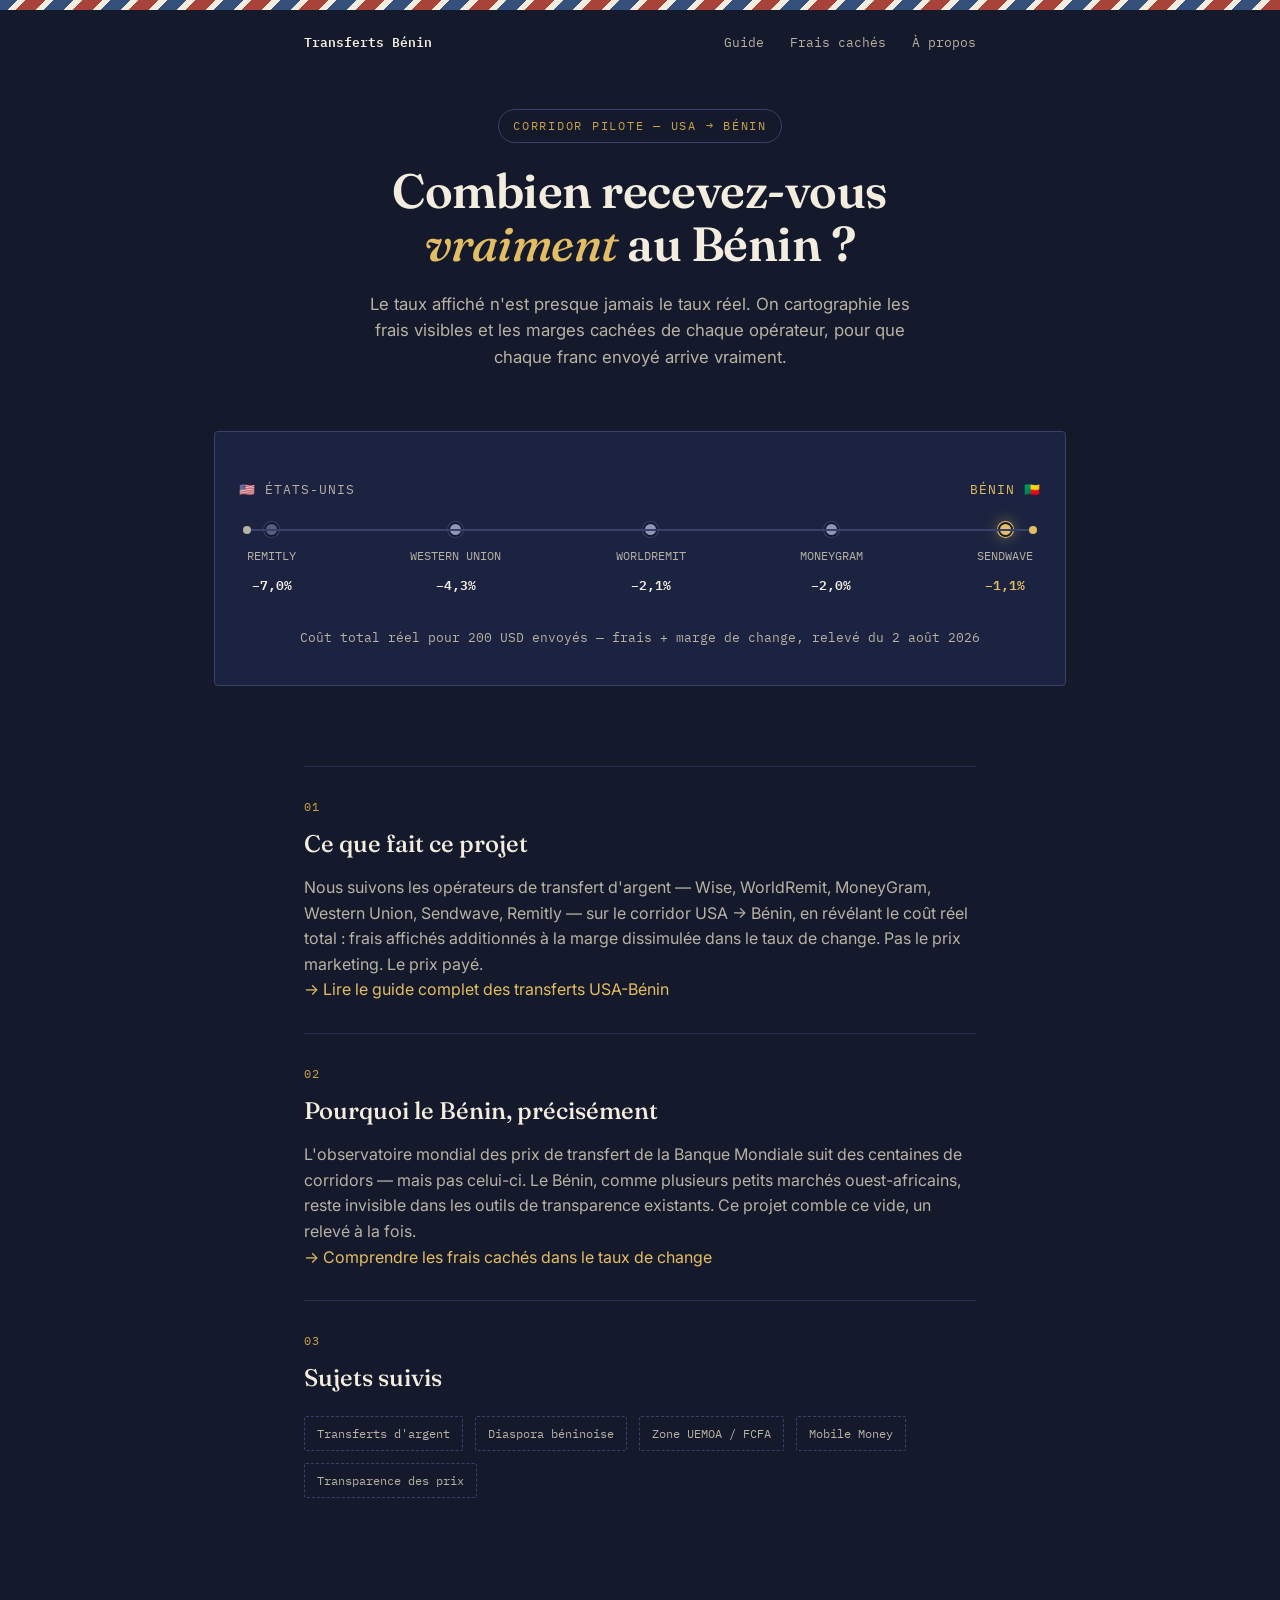
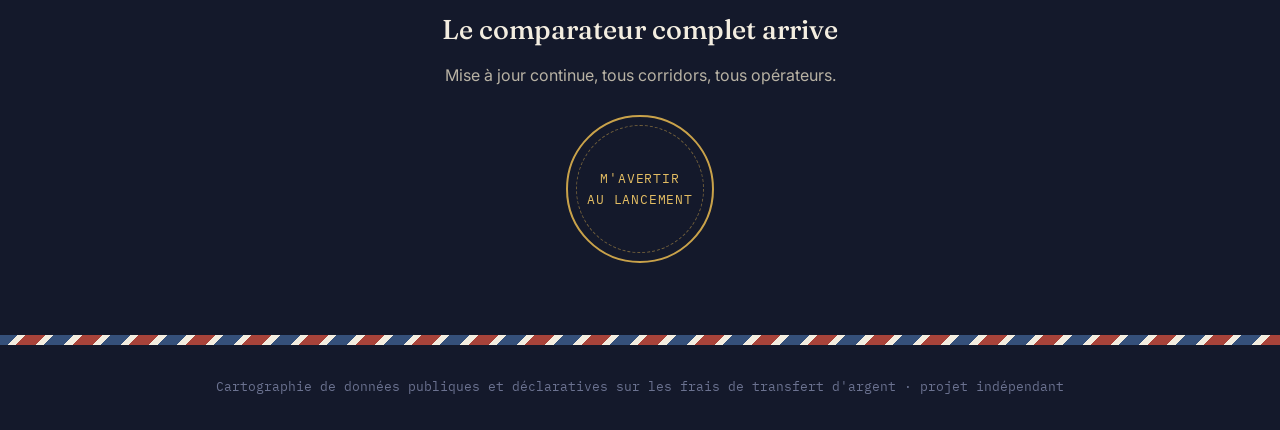
<file: index.html>
<!DOCTYPE html>
<html lang="fr">
<head>
<meta charset="UTF-8">
<meta name="viewport" content="width=device-width, initial-scale=1.0">
<title>Combien recevez-vous vraiment au Bénin ?</title>
<link rel="preconnect" href="https://fonts.googleapis.com">
<link rel="preconnect" href="https://fonts.gstatic.com" crossorigin>
<link href="https://fonts.googleapis.com/css2?family=Fraunces:opsz,wght@9..144,300;9..144,500;9..144,600;9..144,700&family=Inter:wght@400;500;600&family=IBM+Plex+Mono:wght@400;500;600&display=swap" rel="stylesheet">
<link rel="stylesheet" href="style.css">
<style>
  .corridor-section { max-width: 900px; margin: 0 auto; padding: 20px 24px 80px; }
  .corridor { position: relative; padding: 48px 24px 36px; background: var(--indigo-900); border: 1px solid var(--indigo-700); border-radius: 4px; }
  .corridor-labels { display: flex; justify-content: space-between; font-family: 'IBM Plex Mono', monospace; font-size: 0.8rem; letter-spacing: 0.08em; text-transform: uppercase; color: var(--cowrie-dim); margin-bottom: 28px; }
  .corridor-labels .dest { color: var(--gold-bright); }
  .route-line { position: relative; height: 2px; background: var(--indigo-700); margin: 0 8px; }
  .route-line::before, .route-line::after { content: ""; position: absolute; top: 50%; transform: translateY(-50%); width: 8px; height: 8px; border-radius: 50%; background: var(--cowrie-dim); }
  .route-line::before { left: -4px; }
  .route-line::after { right: -4px; background: var(--gold-bright); }
  .waypoints { display: flex; justify-content: space-between; padding: 0 8px; margin-top: -9px; }
  .waypoint { display: flex; flex-direction: column; align-items: center; gap: 10px; animation: rise 0.6s ease backwards; }
  .waypoint:nth-child(1) { animation-delay: 0.05s; } .waypoint:nth-child(2) { animation-delay: 0.15s; }
  .waypoint:nth-child(3) { animation-delay: 0.25s; } .waypoint:nth-child(4) { animation-delay: 0.35s; } .waypoint:nth-child(5) { animation-delay: 0.45s; }
  @keyframes rise { from { opacity: 0; transform: translateY(10px); } to { opacity: 1; transform: translateY(0); } }
  .dot { width: 15px; height: 15px; border-radius: 50%; border: 2px solid var(--indigo-950); box-shadow: 0 0 0 1px var(--indigo-700); transition: transform 0.2s ease; }
  .waypoint:hover .dot { transform: scale(1.3); }
  .dot.best { background: var(--gold-bright); box-shadow: 0 0 0 1px var(--gold-bright), 0 0 14px 1px #e3bd6377; }
  .dot.mid { background: #8f97b8; }
  .dot.low { background: #565f81; }
  .waypoint .op-name { font-family: 'IBM Plex Mono', monospace; font-size: 0.72rem; color: var(--cowrie-dim); text-align: center; }
  .waypoint .op-cost { font-family: 'IBM Plex Mono', monospace; font-size: 0.82rem; font-weight: 600; color: var(--cowrie); }
  .waypoint.is-best .op-cost { color: var(--gold-bright); }
  .corridor-caption { text-align: center; font-size: 0.8rem; color: var(--cowrie-dim); margin-top: 32px; font-family: 'IBM Plex Mono', monospace; }
  @media (max-width: 600px) { .corridor { padding: 36px 14px 28px; } .op-name { display: none; } .waypoint .op-cost { font-size: 0.7rem; } }
</style>
</head>
<body>

<div class="airmail-stripe"></div>

<nav class="sitenav">
  <span class="brand">Transferts Bénin</span>
  <span class="links">
    <a href="guide.html">Guide</a>
    <a href="frais-caches.html">Frais cachés</a>
    <a href="a-propos.html">À propos</a>
  </span>
</nav>

<header>
  <span class="eyebrow">Corridor pilote — USA → Bénin</span>
  <h1>Combien recevez-vous <em>vraiment</em> au Bénin ?</h1>
  <p class="lead">
    Le taux affiché n'est presque jamais le taux réel. On cartographie les frais visibles
    et les marges cachées de chaque opérateur, pour que chaque franc envoyé arrive vraiment.
  </p>
</header>

<section class="corridor-section">
  <div class="corridor">
    <div class="corridor-labels">
      <span>🇺🇸 États-Unis</span>
      <span class="dest">Bénin 🇧🇯</span>
    </div>
    <div class="route-line"></div>
    <div class="waypoints">
      <div class="waypoint"><div class="dot low"></div><div class="op-name">REMITLY</div><div class="op-cost">−7,0%</div></div>
      <div class="waypoint"><div class="dot mid"></div><div class="op-name">WESTERN UNION</div><div class="op-cost">−4,3%</div></div>
      <div class="waypoint"><div class="dot mid"></div><div class="op-name">WORLDREMIT</div><div class="op-cost">−2,1%</div></div>
      <div class="waypoint"><div class="dot mid"></div><div class="op-name">MONEYGRAM</div><div class="op-cost">−2,0%</div></div>
      <div class="waypoint is-best"><div class="dot best"></div><div class="op-name">SENDWAVE</div><div class="op-cost">−1,1%</div></div>
    </div>
    <p class="corridor-caption">Coût total réel pour 200 USD envoyés — frais + marge de change, relevé du 2 août 2026</p>
  </div>
</section>

<div class="wrap">
  <div class="card">
    <div class="num">01</div>
    <h2>Ce que fait ce projet</h2>
    <p>
      Nous suivons les opérateurs de transfert d'argent — Wise, WorldRemit, MoneyGram,
      Western Union, Sendwave, Remitly — sur le corridor USA → Bénin, en révélant le coût
      réel total : frais affichés additionnés à la marge dissimulée dans le taux de change.
      Pas le prix marketing. Le prix payé.
    </p>
    <p><a href="guide.html">→ Lire le guide complet des transferts USA-Bénin</a></p>
  </div>

  <div class="card">
    <div class="num">02</div>
    <h2>Pourquoi le Bénin, précisément</h2>
    <p>
      L'observatoire mondial des prix de transfert de la Banque Mondiale suit des centaines
      de corridors — mais pas celui-ci. Le Bénin, comme plusieurs petits marchés ouest-africains,
      reste invisible dans les outils de transparence existants. Ce projet comble ce vide,
      un relevé à la fois.
    </p>
    <p><a href="frais-caches.html">→ Comprendre les frais cachés dans le taux de change</a></p>
  </div>

  <div class="card">
    <div class="num">03</div>
    <h2>Sujets suivis</h2>
    <div class="stamps">
      <span class="stamp">Transferts d'argent</span>
      <span class="stamp">Diaspora béninoise</span>
      <span class="stamp">Zone UEMOA / FCFA</span>
      <span class="stamp">Mobile Money</span>
      <span class="stamp">Transparence des prix</span>
    </div>
  </div>
</div>

<div class="cta-block">
  <h2>Le comparateur complet arrive</h2>
  <p>Mise à jour continue, tous corridors, tous opérateurs.</p>
  <a href="#" class="seal">M'avertir<br>au lancement</a>
</div>

<div class="airmail-stripe"></div>
<footer>Cartographie de données publiques et déclaratives sur les frais de transfert d'argent · projet indépendant</footer>

</body>
</html>
</file>
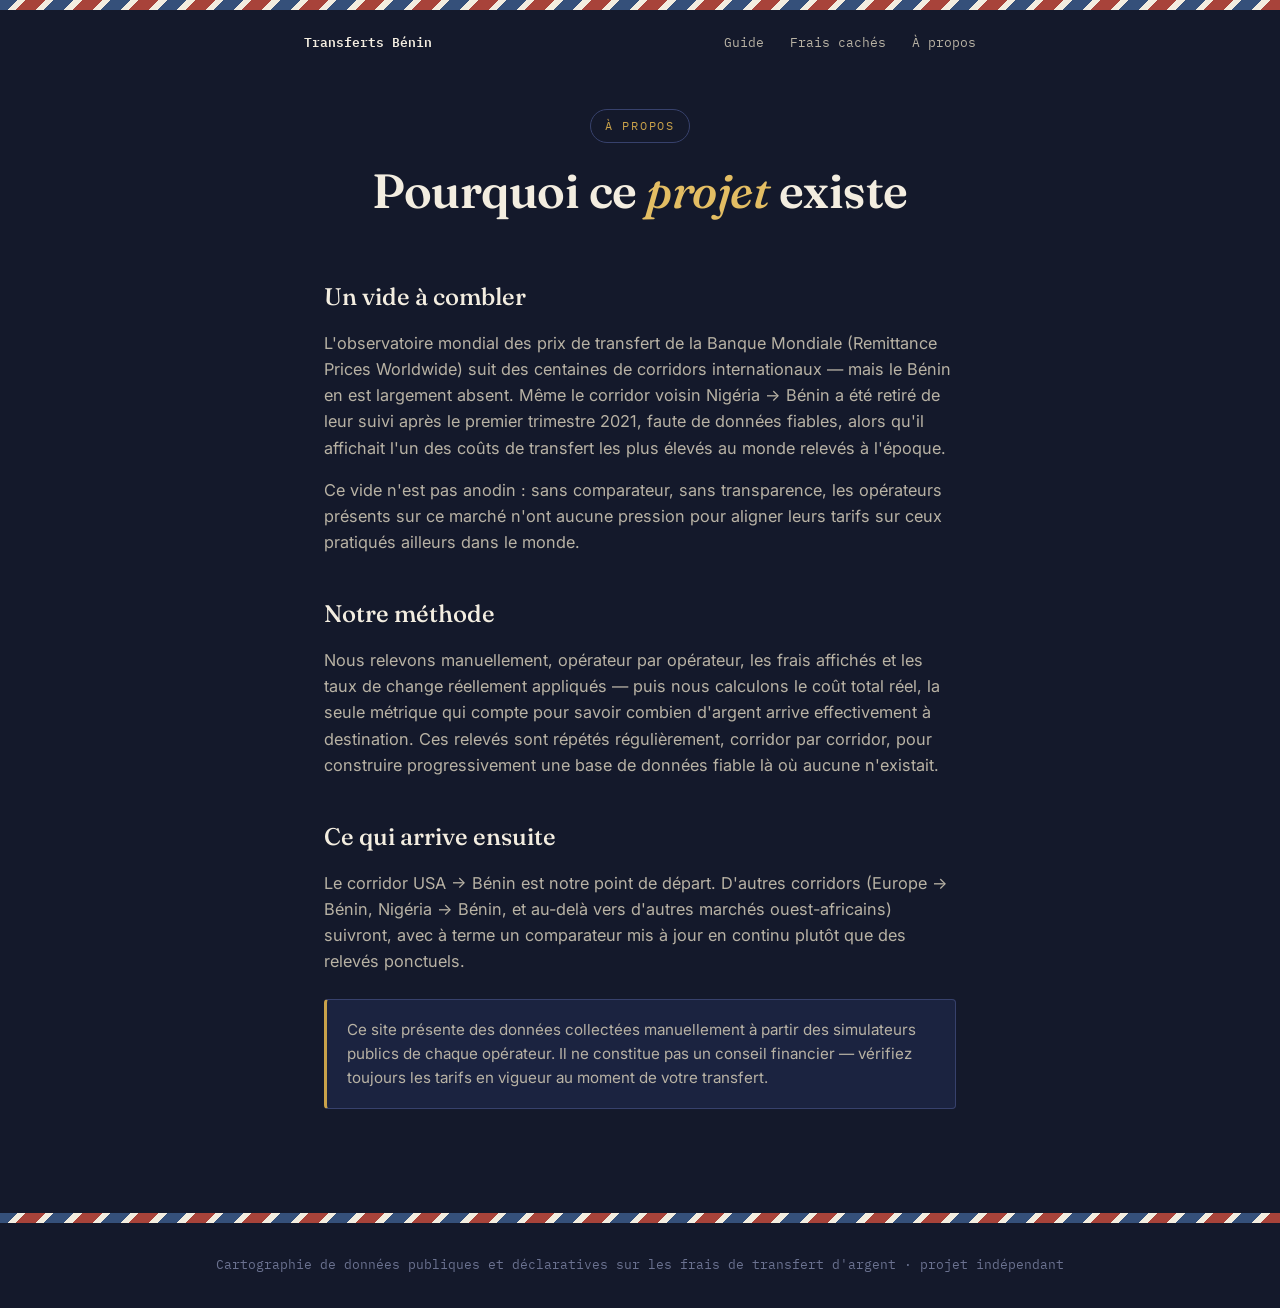
<file: a-propos.html>
<!DOCTYPE html>
<html lang="fr">
<head>
<meta charset="UTF-8">
<meta name="viewport" content="width=device-width, initial-scale=1.0">
<title>À propos — Transferts Bénin</title>
<link rel="preconnect" href="https://fonts.googleapis.com">
<link rel="preconnect" href="https://fonts.gstatic.com" crossorigin>
<link href="https://fonts.googleapis.com/css2?family=Fraunces:opsz,wght@9..144,300;9..144,500;9..144,600;9..144,700&family=Inter:wght@400;500;600&family=IBM+Plex+Mono:wght@400;500;600&display=swap" rel="stylesheet">
<link rel="stylesheet" href="style.css">
</head>
<body>

<div class="airmail-stripe"></div>

<nav class="sitenav">
  <a href="index.html" class="brand" style="color:var(--cowrie); text-decoration:none;">Transferts Bénin</a>
  <span class="links">
    <a href="guide.html">Guide</a>
    <a href="frais-caches.html">Frais cachés</a>
    <a href="a-propos.html">À propos</a>
  </span>
</nav>

<header>
  <span class="eyebrow">À propos</span>
  <h1>Pourquoi ce <em>projet</em> existe</h1>
</header>

<div class="article">

  <h2>Un vide à combler</h2>
  <p>
    L'observatoire mondial des prix de transfert de la Banque Mondiale (Remittance Prices
    Worldwide) suit des centaines de corridors internationaux — mais le Bénin en est largement
    absent. Même le corridor voisin Nigéria → Bénin a été retiré de leur suivi après le premier
    trimestre 2021, faute de données fiables, alors qu'il affichait l'un des coûts de transfert
    les plus élevés au monde relevés à l'époque.
  </p>
  <p>
    Ce vide n'est pas anodin : sans comparateur, sans transparence, les opérateurs présents sur
    ce marché n'ont aucune pression pour aligner leurs tarifs sur ceux pratiqués ailleurs dans
    le monde.
  </p>

  <h2>Notre méthode</h2>
  <p>
    Nous relevons manuellement, opérateur par opérateur, les frais affichés et les taux de
    change réellement appliqués — puis nous calculons le coût total réel, la seule métrique qui
    compte pour savoir combien d'argent arrive effectivement à destination. Ces relevés sont
    répétés régulièrement, corridor par corridor, pour construire progressivement une base de
    données fiable là où aucune n'existait.
  </p>

  <h2>Ce qui arrive ensuite</h2>
  <p>
    Le corridor USA → Bénin est notre point de départ. D'autres corridors (Europe → Bénin,
    Nigéria → Bénin, et au-delà vers d'autres marchés ouest-africains) suivront, avec à terme
    un comparateur mis à jour en continu plutôt que des relevés ponctuels.
  </p>

  <div class="callout">
    Ce site présente des données collectées manuellement à partir des simulateurs publics de
    chaque opérateur. Il ne constitue pas un conseil financier — vérifiez toujours les tarifs
    en vigueur au moment de votre transfert.
  </div>

</div>

<div class="airmail-stripe"></div>
<footer>Cartographie de données publiques et déclaratives sur les frais de transfert d'argent · projet indépendant</footer>

</body>
</html>
</file>
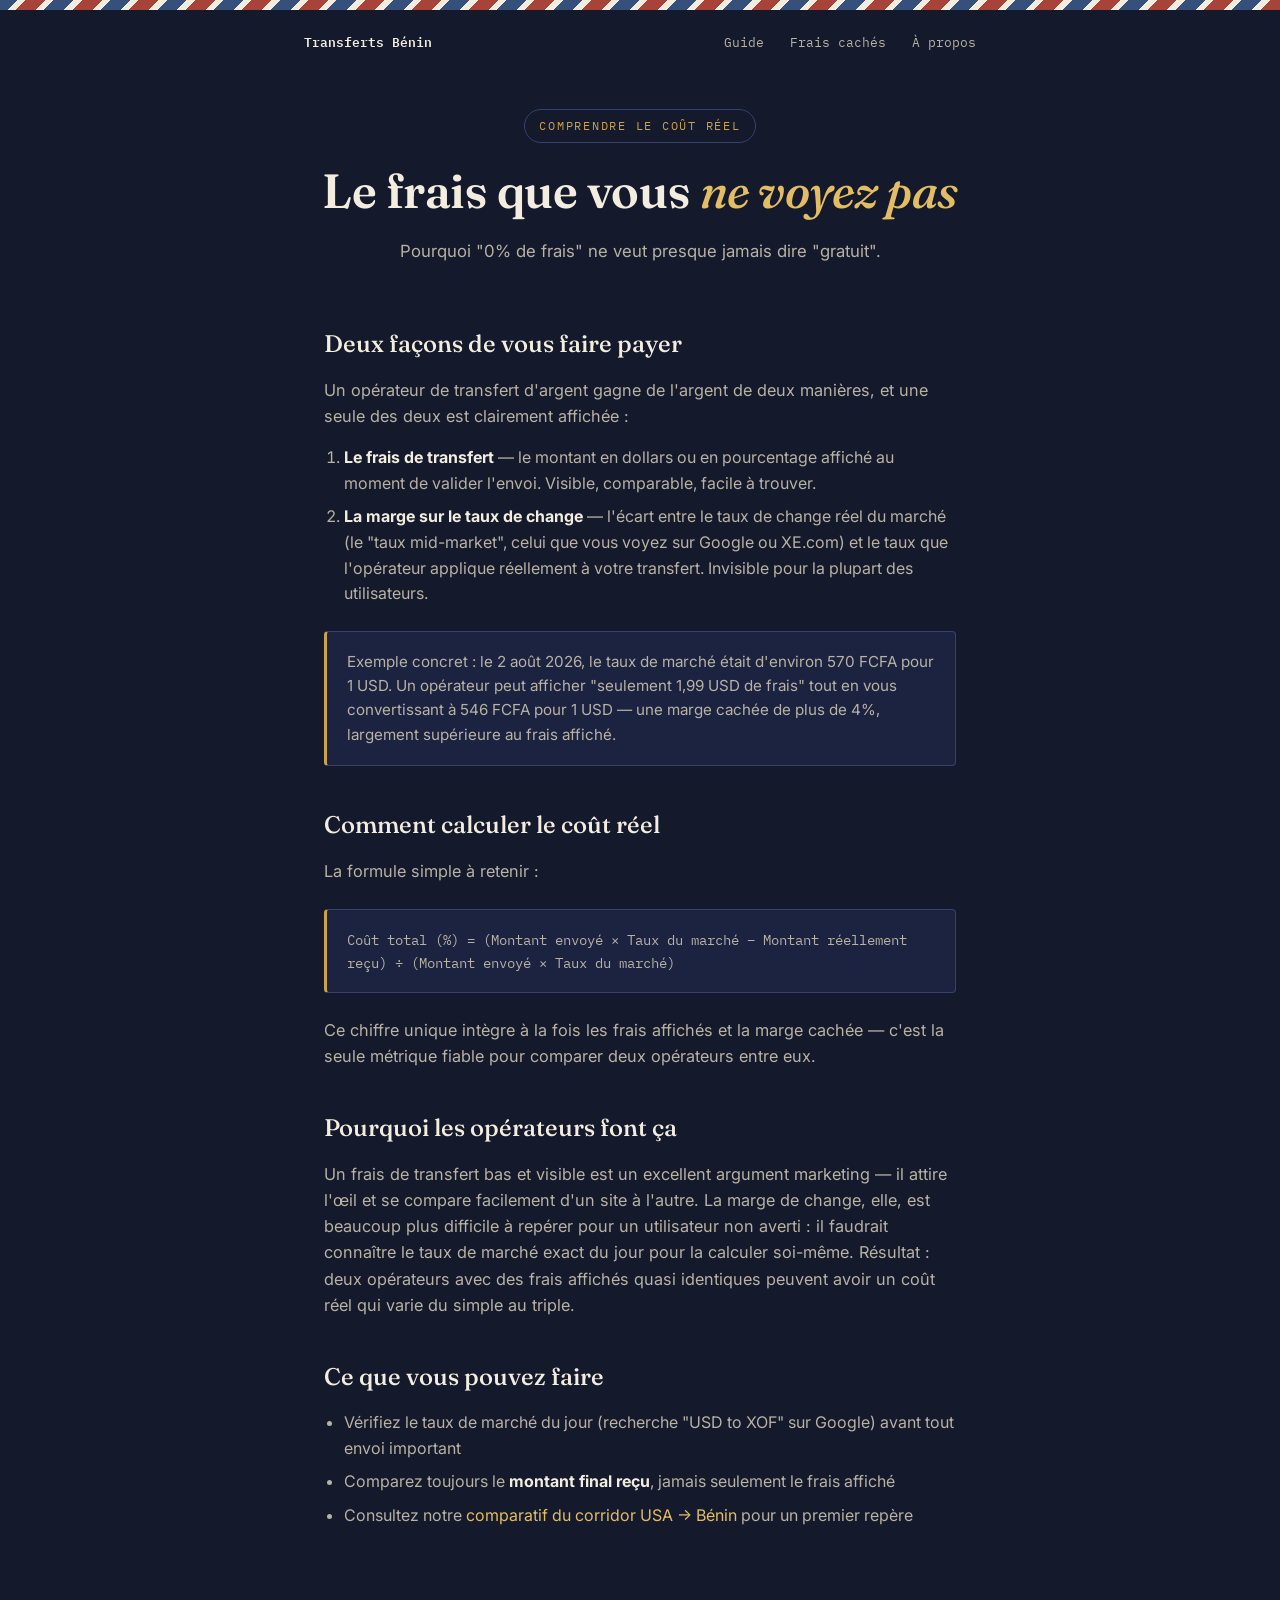
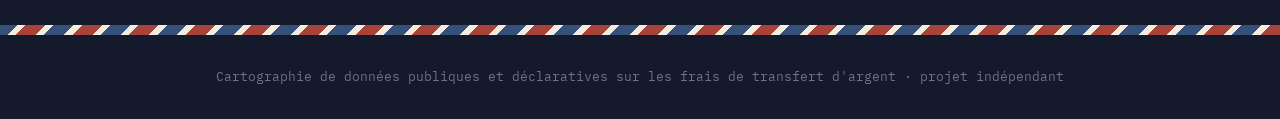
<file: frais-caches.html>
<!DOCTYPE html>
<html lang="fr">
<head>
<meta charset="UTF-8">
<meta name="viewport" content="width=device-width, initial-scale=1.0">
<title>Frais cachés : le vrai coût d'un transfert d'argent</title>
<link rel="preconnect" href="https://fonts.googleapis.com">
<link rel="preconnect" href="https://fonts.gstatic.com" crossorigin>
<link href="https://fonts.googleapis.com/css2?family=Fraunces:opsz,wght@9..144,300;9..144,500;9..144,600;9..144,700&family=Inter:wght@400;500;600&family=IBM+Plex+Mono:wght@400;500;600&display=swap" rel="stylesheet">
<link rel="stylesheet" href="style.css">
</head>
<body>

<div class="airmail-stripe"></div>

<nav class="sitenav">
  <a href="index.html" class="brand" style="color:var(--cowrie); text-decoration:none;">Transferts Bénin</a>
  <span class="links">
    <a href="guide.html">Guide</a>
    <a href="frais-caches.html">Frais cachés</a>
    <a href="a-propos.html">À propos</a>
  </span>
</nav>

<header>
  <span class="eyebrow">Comprendre le coût réel</span>
  <h1>Le frais que vous <em>ne voyez pas</em></h1>
  <p class="lead">Pourquoi "0% de frais" ne veut presque jamais dire "gratuit".</p>
</header>

<div class="article">

  <h2>Deux façons de vous faire payer</h2>
  <p>
    Un opérateur de transfert d'argent gagne de l'argent de deux manières, et une seule des
    deux est clairement affichée :
  </p>
  <ol>
    <li><strong>Le frais de transfert</strong> — le montant en dollars ou en pourcentage affiché
    au moment de valider l'envoi. Visible, comparable, facile à trouver.</li>
    <li><strong>La marge sur le taux de change</strong> — l'écart entre le taux de change réel
    du marché (le "taux mid-market", celui que vous voyez sur Google ou XE.com) et le taux que
    l'opérateur applique réellement à votre transfert. Invisible pour la plupart des utilisateurs.</li>
  </ol>

  <div class="callout">
    Exemple concret : le 2 août 2026, le taux de marché était d'environ 570 FCFA pour 1 USD.
    Un opérateur peut afficher "seulement 1,99 USD de frais" tout en vous convertissant à
    546 FCFA pour 1 USD — une marge cachée de plus de 4%, largement supérieure au frais affiché.
  </div>

  <h2>Comment calculer le coût réel</h2>
  <p>La formule simple à retenir :</p>
  <div class="callout" style="font-family:'IBM Plex Mono', monospace; font-size: 0.9rem;">
    Coût total (%) = (Montant envoyé × Taux du marché − Montant réellement reçu) ÷ (Montant envoyé × Taux du marché)
  </div>
  <p>
    Ce chiffre unique intègre à la fois les frais affichés et la marge cachée — c'est la seule
    métrique fiable pour comparer deux opérateurs entre eux.
  </p>

  <h2>Pourquoi les opérateurs font ça</h2>
  <p>
    Un frais de transfert bas et visible est un excellent argument marketing — il attire l'œil
    et se compare facilement d'un site à l'autre. La marge de change, elle, est beaucoup plus
    difficile à repérer pour un utilisateur non averti : il faudrait connaître le taux de marché
    exact du jour pour la calculer soi-même. Résultat : deux opérateurs avec des frais affichés
    quasi identiques peuvent avoir un coût réel qui varie du simple au triple.
  </p>

  <h2>Ce que vous pouvez faire</h2>
  <ul>
    <li>Vérifiez le taux de marché du jour (recherche "USD to XOF" sur Google) avant tout envoi important</li>
    <li>Comparez toujours le <strong>montant final reçu</strong>, jamais seulement le frais affiché</li>
    <li>Consultez notre <a href="guide.html">comparatif du corridor USA → Bénin</a> pour un premier repère</li>
  </ul>

</div>

<div class="airmail-stripe"></div>
<footer>Cartographie de données publiques et déclaratives sur les frais de transfert d'argent · projet indépendant</footer>

</body>
</html>
</file>
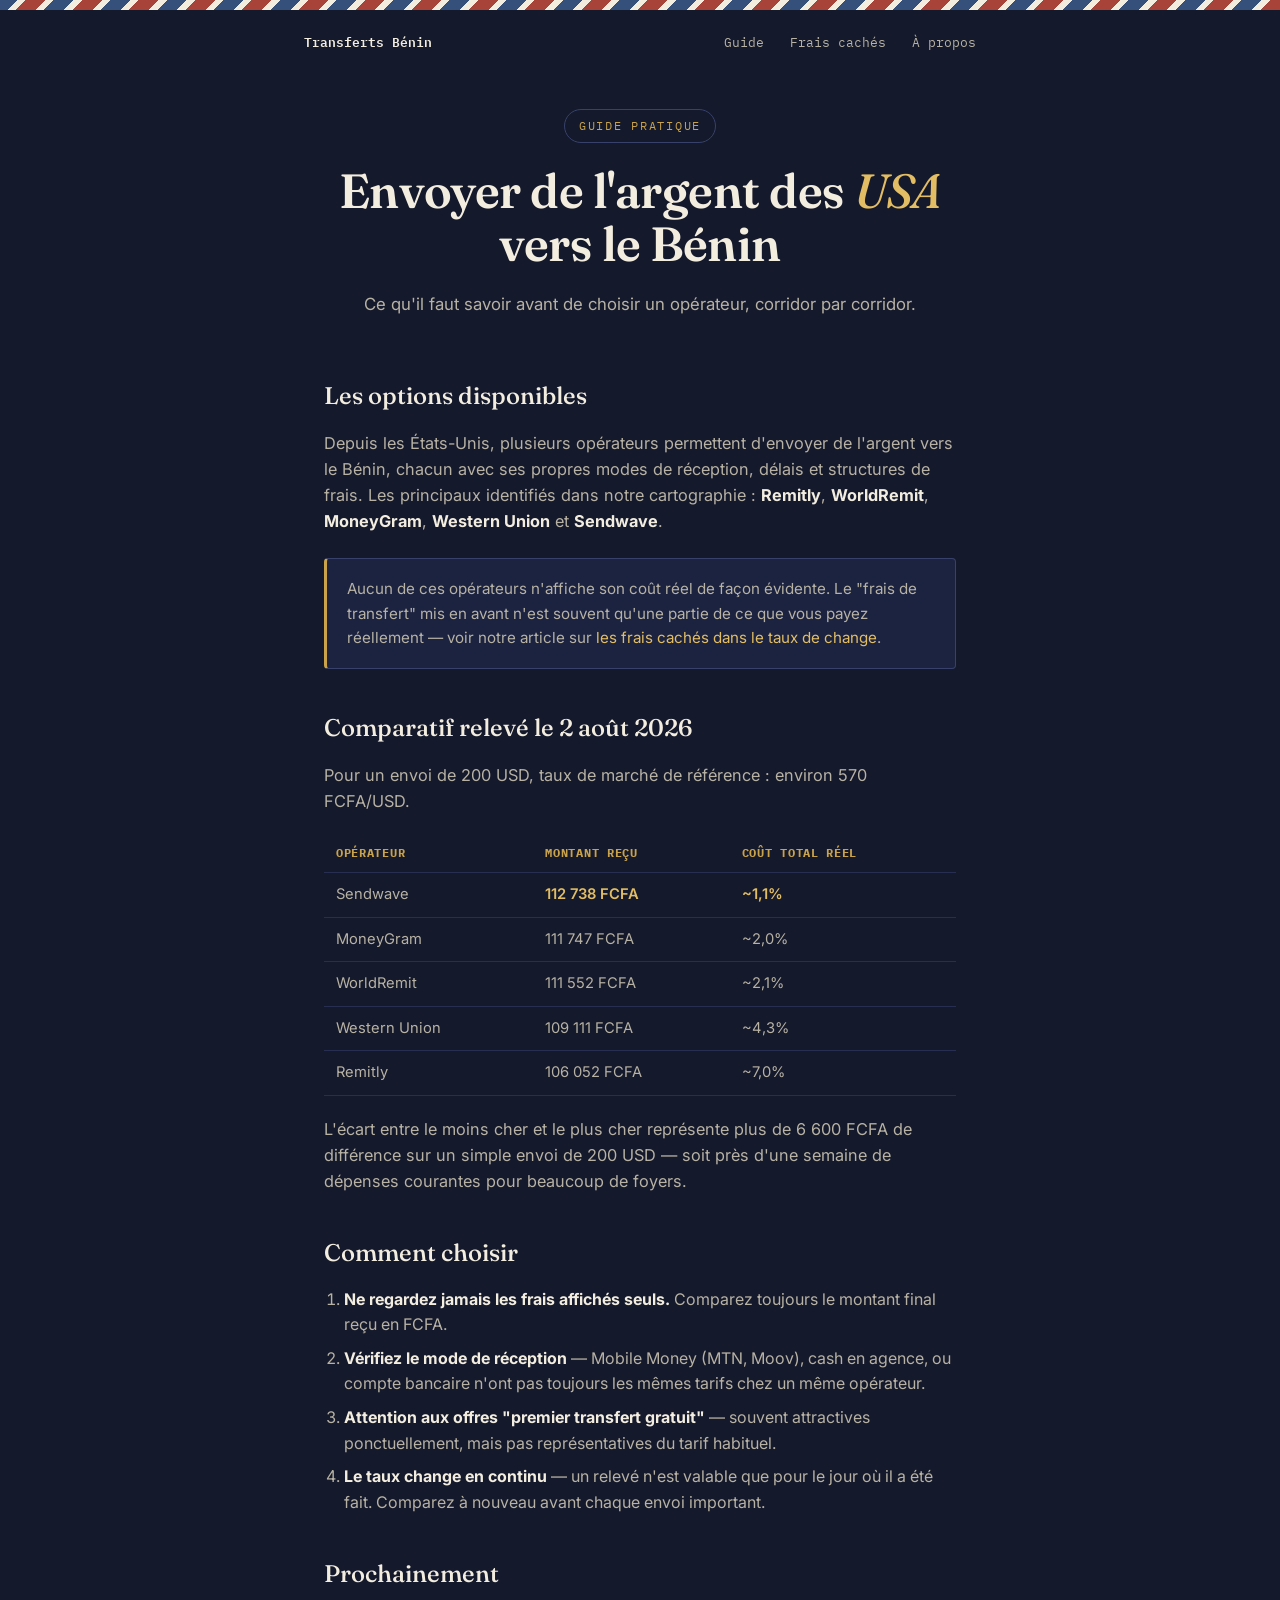
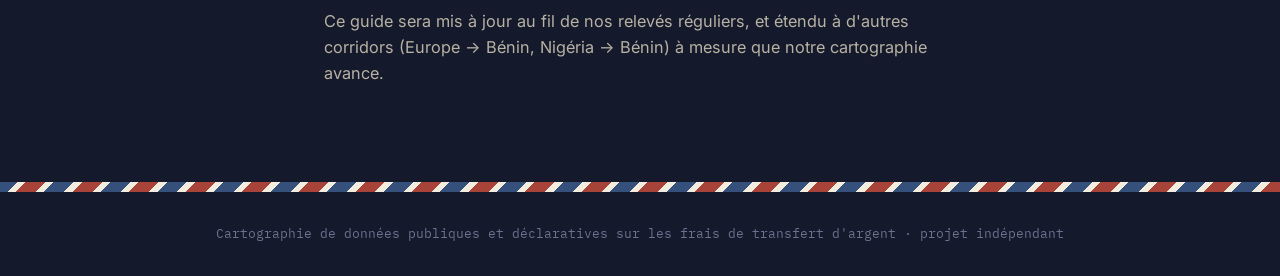
<file: guide.html>
<!DOCTYPE html>
<html lang="fr">
<head>
<meta charset="UTF-8">
<meta name="viewport" content="width=device-width, initial-scale=1.0">
<title>Guide : envoyer de l'argent des USA vers le Bénin</title>
<link rel="preconnect" href="https://fonts.googleapis.com">
<link rel="preconnect" href="https://fonts.gstatic.com" crossorigin>
<link href="https://fonts.googleapis.com/css2?family=Fraunces:opsz,wght@9..144,300;9..144,500;9..144,600;9..144,700&family=Inter:wght@400;500;600&family=IBM+Plex+Mono:wght@400;500;600&display=swap" rel="stylesheet">
<link rel="stylesheet" href="style.css">
</head>
<body>

<div class="airmail-stripe"></div>

<nav class="sitenav">
  <a href="index.html" class="brand" style="color:var(--cowrie); text-decoration:none;">Transferts Bénin</a>
  <span class="links">
    <a href="guide.html">Guide</a>
    <a href="frais-caches.html">Frais cachés</a>
    <a href="a-propos.html">À propos</a>
  </span>
</nav>

<header>
  <span class="eyebrow">Guide pratique</span>
  <h1>Envoyer de l'argent des <em>USA</em> vers le Bénin</h1>
  <p class="lead">Ce qu'il faut savoir avant de choisir un opérateur, corridor par corridor.</p>
</header>

<div class="article">

  <h2>Les options disponibles</h2>
  <p>
    Depuis les États-Unis, plusieurs opérateurs permettent d'envoyer de l'argent vers le Bénin,
    chacun avec ses propres modes de réception, délais et structures de frais. Les principaux
    identifiés dans notre cartographie : <strong>Remitly</strong>, <strong>WorldRemit</strong>,
    <strong>MoneyGram</strong>, <strong>Western Union</strong> et <strong>Sendwave</strong>.
  </p>

  <div class="callout">
    Aucun de ces opérateurs n'affiche son coût réel de façon évidente. Le "frais de transfert"
    mis en avant n'est souvent qu'une partie de ce que vous payez réellement — voir notre article
    sur <a href="frais-caches.html">les frais cachés dans le taux de change</a>.
  </div>

  <h2>Comparatif relevé le 2 août 2026</h2>
  <p>Pour un envoi de 200 USD, taux de marché de référence : environ 570 FCFA/USD.</p>

  <table>
    <tr><th>Opérateur</th><th>Montant reçu</th><th>Coût total réel</th></tr>
    <tr><td>Sendwave</td><td class="best">112 738 FCFA</td><td class="best">~1,1%</td></tr>
    <tr><td>MoneyGram</td><td>111 747 FCFA</td><td>~2,0%</td></tr>
    <tr><td>WorldRemit</td><td>111 552 FCFA</td><td>~2,1%</td></tr>
    <tr><td>Western Union</td><td>109 111 FCFA</td><td>~4,3%</td></tr>
    <tr><td>Remitly</td><td>106 052 FCFA</td><td>~7,0%</td></tr>
  </table>

  <p>
    L'écart entre le moins cher et le plus cher représente plus de 6 600 FCFA de différence
    sur un simple envoi de 200 USD — soit près d'une semaine de dépenses courantes pour
    beaucoup de foyers.
  </p>

  <h2>Comment choisir</h2>
  <ol>
    <li><strong>Ne regardez jamais les frais affichés seuls.</strong> Comparez toujours le montant final reçu en FCFA.</li>
    <li><strong>Vérifiez le mode de réception</strong> — Mobile Money (MTN, Moov), cash en agence, ou compte bancaire n'ont pas toujours les mêmes tarifs chez un même opérateur.</li>
    <li><strong>Attention aux offres "premier transfert gratuit"</strong> — souvent attractives ponctuellement, mais pas représentatives du tarif habituel.</li>
    <li><strong>Le taux change en continu</strong> — un relevé n'est valable que pour le jour où il a été fait. Comparez à nouveau avant chaque envoi important.</li>
  </ol>

  <h2>Prochainement</h2>
  <p>
    Ce guide sera mis à jour au fil de nos relevés réguliers, et étendu à d'autres corridors
    (Europe → Bénin, Nigéria → Bénin) à mesure que notre cartographie avance.
  </p>

</div>

<div class="airmail-stripe"></div>
<footer>Cartographie de données publiques et déclaratives sur les frais de transfert d'argent · projet indépendant</footer>

</body>
</html>
</file>
<file: style.css>
:root {
  --indigo-950: #14192b;
  --indigo-900: #1b2340;
  --indigo-800: #262f52;
  --indigo-700: #37416c;
  --gold: #c9a24a;
  --gold-bright: #e3bd63;
  --cowrie: #f3ede0;
  --cowrie-dim: #b8b2a4;
  --stripe-red: #a8433a;
  --stripe-blue: #35507a;
}

* { box-sizing: border-box; margin: 0; padding: 0; }

@media (prefers-reduced-motion: reduce) {
  *, *::before, *::after { animation-duration: 0.01ms !important; transition-duration: 0.01ms !important; }
}

html { scroll-behavior: smooth; }

body {
  font-family: 'Inter', system-ui, sans-serif;
  background: var(--indigo-950);
  color: var(--cowrie);
  line-height: 1.6;
  -webkit-font-smoothing: antialiased;
}

.airmail-stripe {
  height: 10px;
  width: 100%;
  background: repeating-linear-gradient(
    -45deg,
    var(--stripe-red) 0px, var(--stripe-red) 14px,
    var(--cowrie) 14px, var(--cowrie) 20px,
    var(--stripe-blue) 20px, var(--stripe-blue) 34px,
    var(--cowrie) 34px, var(--cowrie) 40px
  );
}

a { color: var(--gold-bright); text-decoration: none; }
a:hover { text-decoration: underline; }

/* ---------- Navigation ---------- */
nav.sitenav {
  max-width: 720px;
  margin: 0 auto;
  padding: 22px 24px 0;
  display: flex;
  justify-content: space-between;
  align-items: center;
  font-family: 'IBM Plex Mono', monospace;
  font-size: 0.82rem;
}
nav.sitenav .brand { color: var(--cowrie); font-weight: 600; }
nav.sitenav .links a {
  color: var(--cowrie-dim);
  margin-left: 18px;
}
nav.sitenav .links a:hover { color: var(--gold-bright); }

/* ---------- En-tête générique ---------- */
header {
  padding: 56px 24px 40px;
  text-align: center;
  max-width: 720px;
  margin: 0 auto;
}

.eyebrow {
  font-family: 'IBM Plex Mono', monospace;
  font-size: 0.78rem;
  letter-spacing: 0.14em;
  text-transform: uppercase;
  color: var(--gold);
  margin-bottom: 22px;
  display: inline-block;
  border: 1px solid var(--indigo-700);
  padding: 6px 14px;
  border-radius: 999px;
}

h1 {
  font-family: 'Fraunces', serif;
  font-optical-sizing: auto;
  font-weight: 600;
  font-size: clamp(2rem, 5.5vw, 3rem);
  line-height: 1.1;
  color: var(--cowrie);
  letter-spacing: -0.01em;
}

h1 em { font-style: italic; font-weight: 500; color: var(--gold-bright); }

header p.lead {
  margin-top: 20px;
  color: var(--cowrie-dim);
  font-size: 1.05rem;
  max-width: 560px;
  margin-left: auto;
  margin-right: auto;
}

/* ---------- Contenu article ---------- */
.article {
  max-width: 680px;
  margin: 0 auto;
  padding: 20px 24px 80px;
}

.article h2 {
  font-family: 'Fraunces', serif;
  font-weight: 500;
  font-size: 1.5rem;
  margin: 40px 0 14px;
  color: var(--cowrie);
}

.article h2:first-child { margin-top: 0; }

.article p {
  color: var(--cowrie-dim);
  font-size: 1.02rem;
  margin-bottom: 16px;
}

.article strong { color: var(--cowrie); }

.article table {
  width: 100%;
  border-collapse: collapse;
  margin: 20px 0;
  font-size: 0.92rem;
}
.article th, .article td {
  text-align: left;
  padding: 10px 12px;
  border-bottom: 1px solid var(--indigo-800);
}
.article th {
  font-family: 'IBM Plex Mono', monospace;
  font-size: 0.72rem;
  text-transform: uppercase;
  letter-spacing: 0.06em;
  color: var(--gold);
}
.article td { color: var(--cowrie-dim); }
.article td.best { color: var(--gold-bright); font-weight: 600; }

.callout {
  background: var(--indigo-900);
  border: 1px solid var(--indigo-700);
  border-left: 3px solid var(--gold);
  border-radius: 4px;
  padding: 18px 20px;
  margin: 24px 0;
  font-size: 0.95rem;
  color: var(--cowrie-dim);
}

.article ol, .article ul {
  color: var(--cowrie-dim);
  margin: 0 0 16px 20px;
}
.article li { margin-bottom: 8px; }

/* ---------- Cartes (page d'accueil) ---------- */
.wrap { max-width: 720px; margin: 0 auto; padding: 0 24px 24px; }
.card { padding: 30px 0; border-top: 1px solid var(--indigo-800); }
.card .num { font-family: 'IBM Plex Mono', monospace; font-size: 0.78rem; color: var(--gold); letter-spacing: 0.1em; }
.card h2 { font-family: 'Fraunces', serif; font-weight: 500; font-size: 1.5rem; margin: 8px 0 12px; color: var(--cowrie); }
.card p { color: var(--cowrie-dim); font-size: 1rem; }

.stamps { display: flex; flex-wrap: wrap; gap: 12px; margin-top: 18px; }
.stamp {
  font-family: 'IBM Plex Mono', monospace;
  font-size: 0.75rem;
  color: var(--cowrie-dim);
  border: 1px dashed var(--indigo-700);
  padding: 7px 12px;
  border-radius: 2px;
}

/* ---------- CTA ---------- */
.cta-block { text-align: center; padding: 56px 24px 72px; }
.cta-block h2 { font-family: 'Fraunces', serif; font-weight: 500; font-size: 1.7rem; margin-bottom: 12px; }
.cta-block p { color: var(--cowrie-dim); margin-bottom: 26px; }

.seal {
  display: inline-flex; align-items: center; justify-content: center;
  width: 148px; height: 148px; border-radius: 50%;
  border: 2px solid var(--gold); color: var(--gold-bright);
  font-family: 'IBM Plex Mono', monospace; font-size: 0.82rem;
  text-transform: uppercase; letter-spacing: 0.06em; text-align: center;
  text-decoration: none; padding: 10px;
  transition: transform 0.2s ease, background 0.2s ease; position: relative;
}
.seal::before { content: ""; position: absolute; inset: 8px; border: 1px dashed var(--gold); border-radius: 50%; opacity: 0.5; }
.seal:hover { transform: scale(1.05); background: #c9a24a14; text-decoration: none; }
.seal:focus-visible { outline: 2px solid var(--gold-bright); outline-offset: 4px; }

footer {
  text-align: center;
  padding: 32px 24px;
  color: #6b7290;
  font-size: 0.8rem;
  font-family: 'IBM Plex Mono', monospace;
}
</file>
